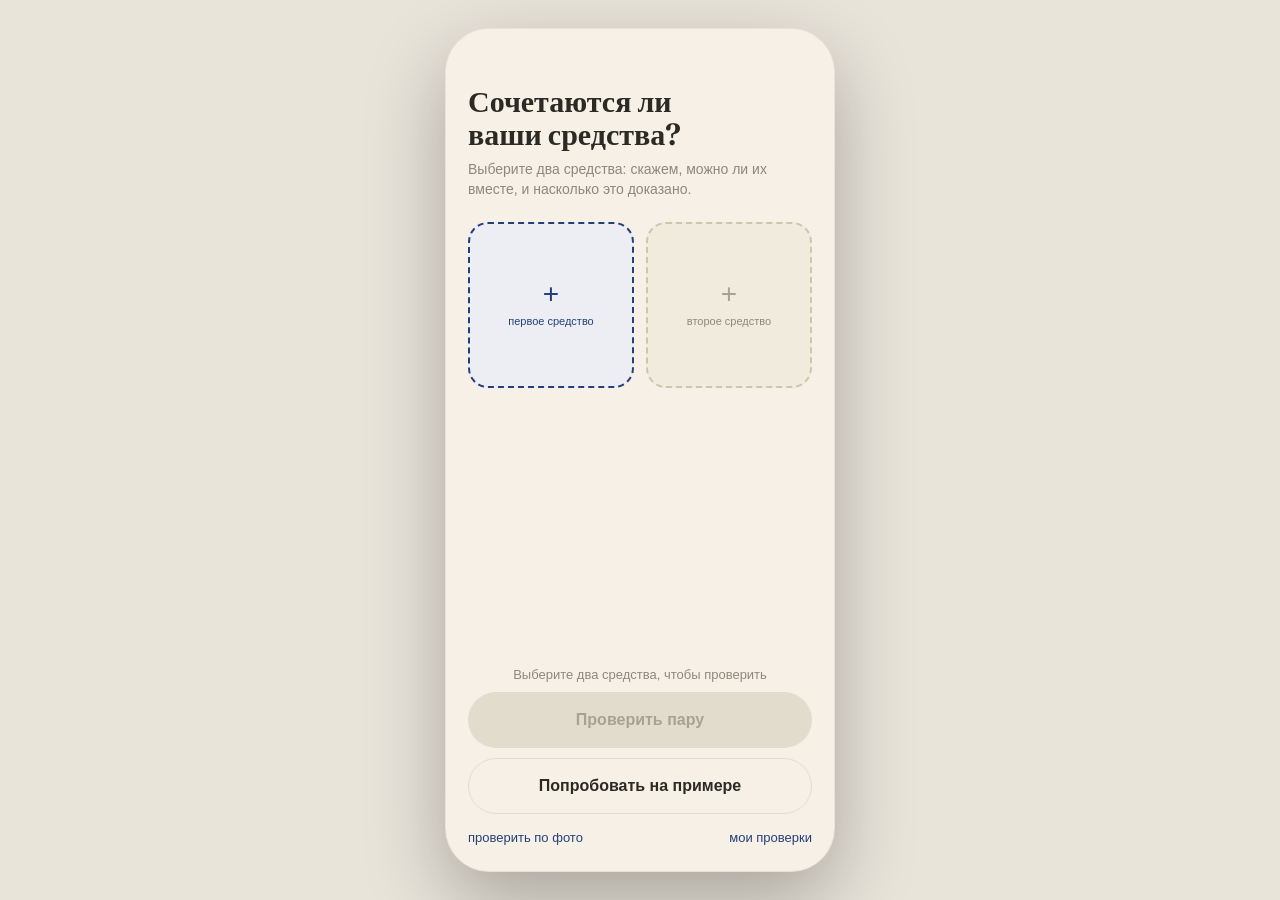
<file: pwa/index.html>
<!DOCTYPE html>
<html lang="ru">
<head>
<meta charset="utf-8">
<meta name="viewport" content="width=device-width,initial-scale=1,viewport-fit=cover">
<title>Banka Match</title>
<meta name="theme-color" content="#F6F0E6">
<link rel="manifest" href="manifest.webmanifest">
<link rel="icon" href="../assets/retinol.png">
<link rel="apple-touch-icon" href="../assets/retinol.png">
<link rel="preconnect" href="https://fonts.googleapis.com">
<link rel="preconnect" href="https://fonts.gstatic.com" crossorigin>
<link href="https://fonts.googleapis.com/css2?family=Fraunces:opsz,wght@9..144,600&display=swap" rel="stylesheet">
<link rel="stylesheet" href="style.css">
</head>
<body class="loading">
<div class="phone">

  <section class="screen" id="picker-a"></section>
  <section class="screen" id="picker-b"></section>
  <section class="screen" id="verdict"></section>
  <section class="screen lab" id="prod-a"></section>
  <section class="screen lab" id="prod-b"></section>
  <section class="screen" id="history"></section>
  <section class="screen" id="paste-a"></section>
  <section class="screen" id="paste-b"></section>
  <section class="screen" id="lookup-a"></section>
  <section class="screen" id="lookup-b"></section>
  <section class="screen" id="back-a"></section>
  <section class="screen" id="back-b"></section>

  <section class="screen" id="photo">
    <a class="back" href="#home" aria-label="Назад">‹</a>
    <h1 class="sm">Проверка по фото</h1>
    <p class="sub">Распознавание этикеток мы сейчас подключаем. Средство всё равно можно проверить: выберите его из базы или вставьте состав, вердикт посчитают те же правила.</p>
    <div class="notecard">
      <div class="flabel">как это будет работать</div>
      <p>Фото уйдёт на распознавание во внешний сервис и у нас не сохранится. Гео-метки вычищаются из снимка до отправки. В кадре лучше держать только банки.</p>
    </div>
    <div class="grow"></div>
    <a class="btn" href="#home">Выбрать из базы</a>
    <a class="btn ghost" href="#paste-a">Вставить состав</a>
  </section>

  <section class="screen" id="pyramid">
    <a class="back" href="#verdict" aria-label="Назад">‹</a>
    <h1 class="sm">Пирамида доказательности</h1>
    <p class="sub">Не всё, что советуют, одинаково доказано. Мы рассказываем, на что опирается вывод.</p>
    <div style="margin-top:18px">
      <div class="tier"><span class="lvl">4 / 4</span><div><b>Клинические рекомендации</b>
        <p>Им можно доверять больше всего.</p></div></div>
      <div class="tier"><span class="lvl">3 / 4</span><div><b>Метаанализы и обзоры</b>
        <p>Много исследований, собранных вместе.</p></div></div>
      <div class="tier"><span class="lvl">2 / 4</span><div><b>Отдельные исследования</b>
        <p>Данные есть, выводы не окончательные.</p></div></div>
      <div class="tier"><span class="lvl">1 / 4</span><div><b>Мнение экспертов</b>
        <p>Опыт и логика, но не доказательная база.</p></div></div>
    </div>
    <div class="grow"></div>
    <a class="btn" href="#verdict">Понятно</a>
  </section>

  <!-- Стартовый экран последним: так работает правило .screen:target ~ #home -->
  <section class="screen" id="home">
    <h1>Сочетаются ли ваши средства?</h1>
    <p class="sub">Выберите два средства: скажем, можно ли их вместе, и насколько это доказано.</p>
    <div class="slots s2" id="home-slots"></div>
    <div class="grow"></div>
    <p class="hint" id="home-hint">Выберите два средства, чтобы проверить</p>
    <span class="btn off" id="home-cta">Проверить пару</span>
    <a class="btn ghost" id="home-example" href="#verdict">Попробовать на примере</a>
    <div class="homerow">
      <a href="#photo" id="home-photo">проверить по фото</a>
      <a href="#history" id="home-history">мои проверки</a>
    </div>
  </section>

</div>
<script type="module" src="app.js"></script>
</body>
</html>
</file>
<file: pwa/style.css>
/* Дизайн-система Banka Match. Источник: build_flow.py, перенос 1:1 плюс
   блоки живого приложения (пикер, история, источники, дисклеймер). */
:root{
  --cream:#F6F0E6; --card:#FEFCF7; --tile:#EFE9DC; --ink:#2B2A24; --muted:#8E887C;
  --line:#E4DDCD; --navy:#23407A; --dot:#D6CFC0;
  --serif:'Fraunces',Georgia,serif; --sans:-apple-system,BlinkMacSystemFont,'Segoe UI',Roboto,sans-serif;
}
*{box-sizing:border-box;margin:0;padding:0}
html{-webkit-text-size-adjust:100%}
body{background:#E9E4DA;font-family:var(--sans);color:var(--ink);min-height:100vh;
  display:flex;align-items:center;justify-content:center;padding:24px}
.phone{position:relative;width:390px;max-width:100%;height:844px;max-height:calc(100vh - 48px);
  background:var(--cream);border-radius:44px;overflow:hidden;border:1px solid rgba(0,0,0,.06);
  box-shadow:0 30px 80px rgba(0,0,0,.28)}
.screen{position:absolute;inset:0;display:none;flex-direction:column;padding:56px 22px 26px;overflow-y:auto}
.screen>*{flex-shrink:0}
.screen:target{display:flex}
#home{display:flex}
.screen:target ~ #home{display:none}
a{color:inherit;text-decoration:none}
a:focus-visible{outline:2px solid var(--navy);outline-offset:3px}
h1{font-family:var(--serif);font-weight:600;font-size:30px;line-height:1.1;text-wrap:balance}
h1.sm{font-size:23px;padding-right:8px;letter-spacing:0}
.sub{font-size:14px;color:var(--muted);margin-top:8px;line-height:1.45}
.grow{flex:1;min-height:14px}
.back{position:absolute;top:46px;left:16px;font-size:26px;line-height:1;padding:6px 12px;z-index:3}
.back+h1{margin-left:38px}
.btn{display:flex;align-items:center;justify-content:center;width:100%;height:56px;border-radius:28px;
  background:var(--ink);color:var(--cream);font-size:16px;font-weight:600;margin-top:10px;
  border:0;cursor:pointer;font-family:var(--sans)}
.btn.ghost{background:none;color:var(--ink);border:1px solid var(--line)}
.btn.off{background:#E2DCCC;color:#A9A294;cursor:default}
.hint{font-size:13px;color:var(--muted);text-align:center;margin-top:12px}
.cut{background-repeat:no-repeat;background-position:center;background-size:contain}
.slots{display:flex;gap:12px;margin-top:22px}
.slot{flex:1;position:relative;min-width:0;cursor:pointer}
.drop{display:flex;flex-direction:column;align-items:center;justify-content:center;gap:6px;
  aspect-ratio:1;border:2px dashed #CFC5AF;border-radius:20px;background:#F1EBDD}
.drop.next{border-color:var(--navy);background:#EDEEF4}
.plus{font-size:28px;line-height:1;color:#A9A294}
.drop.next .plus{color:var(--navy)}
.dlabel{font-size:11px;color:var(--muted);text-align:center;padding:0 5px;line-height:1.3}
.drop.next .dlabel{color:var(--navy)}
.shot{width:100%;aspect-ratio:1;border-radius:20px;background:var(--tile);padding:10px;
  display:flex;align-items:center;justify-content:center;overflow:hidden}
.shot>.cut{width:100%;height:100%}
.found{display:flex;align-items:flex-start;gap:4px;margin-top:7px;font-size:11px;line-height:1.3}
.found b{font-weight:600}
.tick{color:#3E6B4E;font-size:12px}
.kill{position:absolute;top:8px;right:8px;width:26px;height:26px;border-radius:50%;
  background:rgba(43,42,36,.72);color:#fff;display:flex;align-items:center;justify-content:center;
  font-size:14px;border:0;cursor:pointer}
.cards{display:flex;gap:12px;margin:18px 0 6px}
.pcard{flex:1;min-width:0;background:var(--card);border:1px solid var(--line);border-radius:20px;
  padding:8px 8px 10px}
.ptile{width:100%;aspect-ratio:1;border-radius:14px;background:var(--tile);padding:9px;
  display:flex;align-items:center;justify-content:center;overflow:hidden}
.ptile>.cut{width:100%;height:100%}
.pname{font-size:11.5px;font-weight:600;margin-top:7px;line-height:1.25}
.plink{font-size:11px;color:var(--navy);margin-top:5px}
.vcard{background:var(--card);border:1px solid var(--line);border-radius:26px;padding:20px;margin-top:8px}
.chip{display:inline-block;font-size:11px;font-weight:600;letter-spacing:1px;padding:5px 12px;border-radius:14px}
.chip.go{background:#DCEBDD;color:#3E6B4E}
.chip.caution{background:#FBEAC6;color:#9A6A16}
.chip.stop{background:#F7DDD1;color:#B24A34}
.chip.none{background:#E5E8F0;color:var(--navy)}
.verdict{font-family:var(--serif);font-weight:600;font-size:24px;margin:11px 0 9px;line-height:1.12}
.vbody{font-size:14px;line-height:1.5}
.vhr{border:0;border-top:1px solid var(--line);margin:15px 0 13px}
.meter{display:flex;align-items:center;gap:11px}
.meter .mt{flex:1}
.meter .mt b{font-size:12px}
.meter .mt span{display:block;font-size:11px;color:var(--muted)}
.q{width:28px;height:28px;border-radius:50%;border:1px solid var(--navy);color:var(--navy);
  display:flex;align-items:center;justify-content:center;font-size:13px;flex:none}
.dots{display:flex;gap:3.5px;margin-top:6px}
.dots i{width:6px;height:6px;border-radius:50%;background:var(--dot)}
.dots i.on{background:var(--navy)}
.dots.weak i.on{background:#C07E22}
.sig{display:flex;align-items:flex-end;gap:3px;height:22px;flex:none}
.sig i{width:6px;border-radius:2px;background:var(--dot)}
.sig i:nth-child(1){height:7px}.sig i:nth-child(2){height:12px}
.sig i:nth-child(3){height:17px}.sig i:nth-child(4){height:22px}
.sig i.on{background:var(--navy)}
.lab{background:#FCFBF6}
.ring{display:grid;grid-template-columns:1fr 1fr;gap:0 12px;margin-top:22px}
.prod{grid-column:1/-1;position:relative;height:210px;display:flex;align-items:center;
  justify-content:center;margin:2px 0}
.orb{position:absolute;inset:0;width:100%;height:100%}
.prod>.cut{width:132px;height:132px;position:relative}
.act{display:flex;flex-direction:column;gap:4px;height:100%}
.act .dots{margin-top:auto;padding-top:5px}
.act.r{align-items:flex-end;text-align:right}
.act.wide{grid-column:1/-1;align-items:center;text-align:center;padding-top:4px}
.aname{font-size:11.5px;font-weight:600;letter-spacing:1px;text-transform:uppercase;
  line-height:1.3;color:var(--ink)}
.aben{font-size:12px;color:#7C7568;line-height:1.4}
.hintline{font-size:11px;color:var(--muted);text-align:center;margin-top:18px}
.find{margin-top:22px;padding-top:15px;border-top:1px solid var(--line)}
.flabel{font-size:10px;font-weight:600;letter-spacing:1.4px;text-transform:uppercase;color:var(--navy)}
.find p{font-size:14px;line-height:1.5;margin-top:8px}
.src{font-family:ui-monospace,Menlo,monospace;font-size:10px;color:var(--muted);margin-top:7px}
.tier{display:flex;gap:12px;align-items:flex-start;padding:12px 10px;border-radius:14px}
.lvl{flex:none;width:42px;height:24px;border-radius:12px;background:#E5E8F0;color:var(--navy);
  font-size:11px;font-weight:600;display:flex;align-items:center;justify-content:center}
.tier b{font-size:14px}.tier p{font-size:12px;color:var(--muted);margin-top:2px}

/* Живое приложение: блоки, которых не было в статичном прототипе */
.homerow{display:flex;justify-content:space-between;margin-top:16px;font-size:13px;color:var(--navy)}
.brandletter{font-family:var(--serif);font-size:34px;color:var(--muted)}
.plist{margin-top:16px;display:flex;flex-direction:column;gap:9px}
.prow{display:flex;gap:12px;align-items:center;background:var(--card);border:1px solid var(--line);
  border-radius:16px;padding:9px 12px;cursor:pointer;text-align:left;font-family:var(--sans);width:100%}
.prow .mini{flex:none;width:52px;height:52px;border-radius:12px;background:var(--tile);padding:5px;
  display:flex;align-items:center;justify-content:center;overflow:hidden}
.prow .mini>.cut{width:100%;height:100%}
.prow .pt{flex:1;min-width:0}
.prow .pb{font-size:10px;letter-spacing:1px;text-transform:uppercase;color:var(--muted)}
.prow .pn{font-size:13px;font-weight:600;line-height:1.25;margin-top:2px}
.prow .pk{font-size:11px;color:var(--muted);margin-top:2px}
.also{margin-top:14px}
.alsorow{display:flex;gap:8px;align-items:baseline;font-size:12.5px;line-height:1.45;margin-top:7px}
.alsorow .dot{flex:none;width:7px;height:7px;border-radius:50%;position:relative;top:-1px}
.alsorow .dot.go{background:#3E6B4E}
.alsorow .dot.caution{background:#C07E22}
.alsorow .dot.stop{background:#B24A34}
.spfnote{display:flex;gap:8px;font-size:12.5px;line-height:1.45;margin-top:12px;
  background:#FBEAC6;border-radius:12px;padding:9px 11px;color:#6d4c10}
/* Пробел в знании: спокойнее солнечной приписки, но так же на виду. */
.gapnote{display:flex;gap:8px;font-size:12.5px;line-height:1.45;margin-top:12px;
  background:#EFEAE1;border-radius:12px;padding:9px 11px;color:#5c574e}
.srcbox{margin-top:13px;font-size:12px}
.srcbox summary{color:var(--navy);cursor:pointer;list-style:none}
.srcbox summary::-webkit-details-marker{display:none}
.srcbox a{display:block;color:var(--navy);margin-top:6px;text-decoration:underline;
  text-underline-offset:2px;overflow:hidden;text-overflow:ellipsis;white-space:nowrap}
.srcbox .skind{color:var(--muted);font-size:10.5px;letter-spacing:.6px;text-transform:uppercase;margin-right:5px}
.srcbox .snote{color:var(--muted);margin-top:4px}
.disclaimer{font-size:11px;color:var(--muted);line-height:1.45;margin-top:14px;text-align:center}
.actlist{margin-top:16px;display:flex;flex-direction:column;gap:10px}
.actrow{display:flex;gap:10px;align-items:baseline}
.actrow .an{flex:1;min-width:0}
.actrow .an b{font-size:12.5px}
.actrow .an span{display:block;font-size:11.5px;color:var(--muted);margin-top:1px}
.notecard{background:var(--card);border:1px solid var(--line);border-radius:20px;padding:16px;margin-top:18px}
.notecard p{font-size:13px;line-height:1.5;margin-top:8px}
.hrow{display:flex;gap:10px;align-items:center;background:var(--card);border:1px solid var(--line);
  border-radius:16px;padding:11px 12px;cursor:pointer;width:100%;text-align:left;font-family:var(--sans)}
.hrow .ht{flex:1;min-width:0}
.hrow .hn{font-size:12.5px;font-weight:600;line-height:1.3}
.hrow .hd{font-size:11px;color:var(--muted);margin-top:2px}
.empty{font-size:13px;color:var(--muted);line-height:1.5;margin-top:22px;text-align:center}

@keyframes rise{from{opacity:0;transform:translateY(12px)}to{opacity:1;transform:none}}
@keyframes zoomc{from{opacity:0;transform:scale(.84)}to{opacity:1;transform:none}}
@keyframes fade{from{opacity:0}to{opacity:1}}
@keyframes pop{from{opacity:0;transform:scale(.3)}to{opacity:1;transform:scale(1)}}
.screen:target .act{animation:rise .42s ease-out both}
.screen:target .a1{animation-delay:.10s}
.screen:target .a2{animation-delay:.18s}
.screen:target .a3{animation-delay:.26s}
.screen:target .a4{animation-delay:.34s}
.screen:target .prod>.cut{animation:zoomc .5s ease-out both}
.screen:target .orb{animation:fade .6s ease-out .1s both}
.screen:target .dots i.on{animation:pop .3s ease-out both}
.screen:target .dots i.on:nth-child(1){animation-delay:.46s}
.screen:target .dots i.on:nth-child(2){animation-delay:.54s}
.screen:target .dots i.on:nth-child(3){animation-delay:.62s}
.screen:target .dots i.on:nth-child(4){animation-delay:.70s}
.screen:target .find{animation:rise .45s ease-out .88s both}
@media (prefers-reduced-motion:reduce){*{animation:none!important}}
@media (max-width:520px){
  body{padding:0;background:var(--cream)}
  .phone{width:100vw;height:100vh;height:100dvh;max-width:none;max-height:none;border-radius:0;
    box-shadow:none;border:0}
  .screen{padding-top:calc(env(safe-area-inset-top,0px) + 44px);
    padding-bottom:calc(env(safe-area-inset-bottom,0px) + 20px)}
  .back{top:calc(env(safe-area-inset-top,0px) + 34px)}
}

/* Средство, уже стоящее в другом слоте: видно, но взять нельзя (F08) */
.prow.taken{opacity:.45;cursor:default}
.prow.taken .pk{color:var(--navy)}
/* Откуда взят состав пары: строка под чипом на экране вердикта */
.csource{font-size:11.5px;color:var(--muted);line-height:1.4;margin-top:9px}

/* Путь «вставить состав»: работает офлайн и без воркера */
.inci-box{width:100%;min-height:170px;margin-top:16px;padding:13px;border-radius:16px;
  border:1px solid var(--line);background:var(--card);font-family:var(--sans);font-size:13px;
  line-height:1.5;color:var(--ink);resize:vertical}
.inci-box:focus{outline:2px solid var(--navy);outline-offset:1px}
.parsed{margin-top:16px}
.parsed .prow{cursor:default}
.chiplist{display:flex;flex-wrap:wrap;gap:6px;margin-top:9px}
.tag{font-size:11.5px;padding:5px 10px;border-radius:12px;background:var(--tile);color:var(--ink)}
.tag.support{background:none;border:1px solid var(--line);color:var(--muted)}
.tag.unknown{background:#EFEAE1;color:#5c574e}
.exits{margin-top:18px;padding-top:15px;border-top:1px solid var(--line)}
.exits .btn{margin-top:8px}

/* Поиск в пикере и путь по названию */
.search{width:100%;height:46px;margin-top:16px;padding:0 14px;border-radius:23px;
  border:1px solid var(--line);background:var(--card);font-family:var(--sans);font-size:14px;color:var(--ink)}
.search:focus{outline:2px solid var(--navy);outline-offset:1px}
.nores{font-size:13px;color:var(--muted);line-height:1.5;margin-top:18px;text-align:center}
.srclink{display:inline-block;margin-top:5px;color:var(--navy);text-decoration:underline;
  text-underline-offset:2px;font-size:11.5px;max-width:100%;overflow:hidden;text-overflow:ellipsis;white-space:nowrap}

/* Пока база не загрузилась, экраны пустые: тап по ссылке в первые секунды
   приводил человека на пустой экран без выхода. Держим его на главном. */
body.loading .screen:target{display:none}
body.loading #home{display:flex}
body.loading .hint::after{content:' · загружаем базу';color:var(--muted)}
</file>
